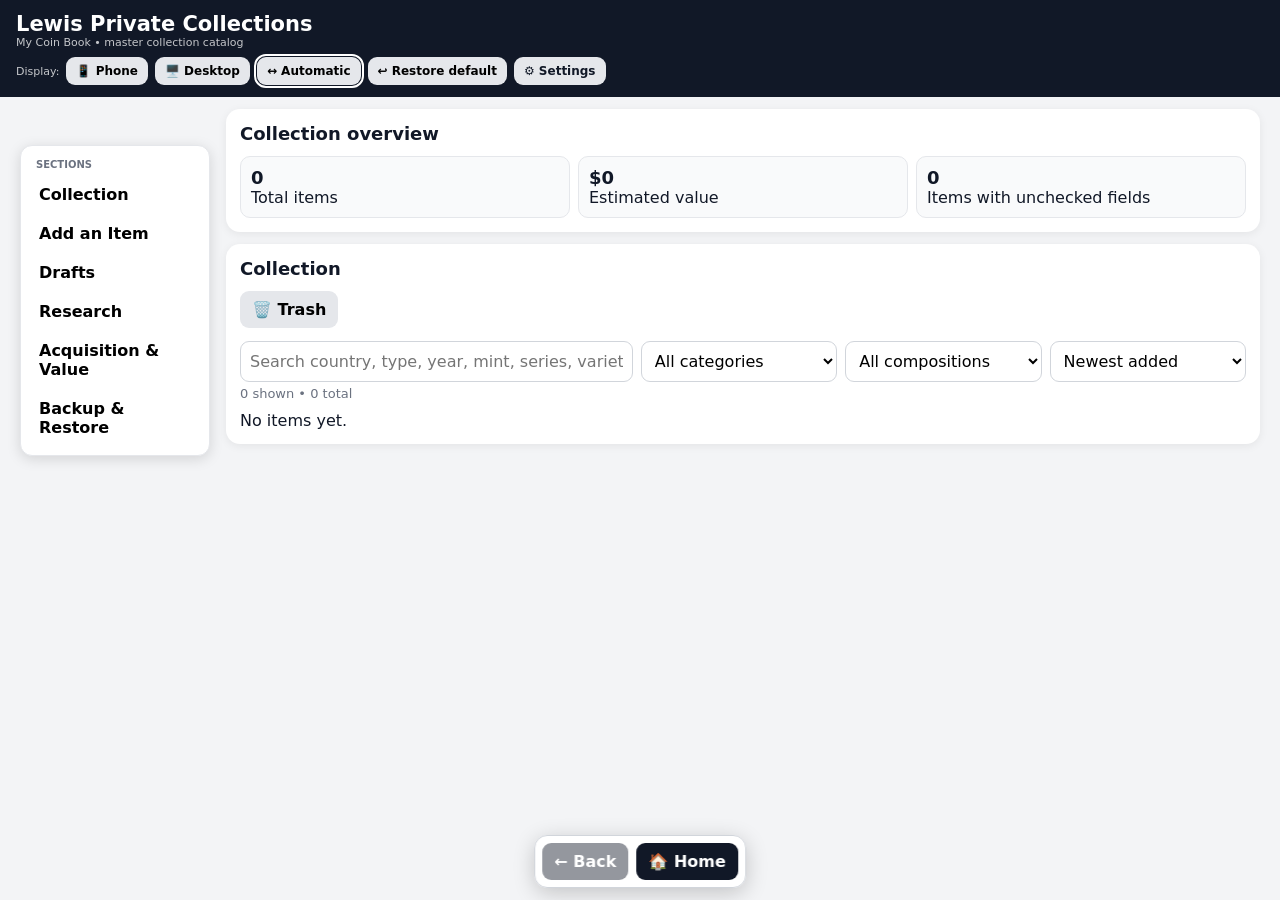
<file: index.html>
<!doctype html><html lang="en"><head><meta charset="utf-8"><meta name="viewport" content="width=device-width,initial-scale=1"><meta name="theme-color" content="#111827"><title>Lewis Private Collections</title><style>:root{font-family:system-ui,sans-serif;color:#111827;background:#f3f4f6}*{box-sizing:border-box}body{margin:0}header{background:#111827;color:#fff;padding:12px 16px;position:sticky;top:0;z-index:10}h1{font-size:21px;margin:0}.sub,.small{font-size:11px;opacity:.75}main{max-width:980px;margin:auto;padding:12px}.card{background:#fff;border-radius:14px;padding:14px;margin-bottom:12px;box-shadow:0 2px 10px #0001}h2{font-size:18px;margin:0 0 12px}.grid{display:grid;grid-template-columns:repeat(auto-fit,minmax(140px,1fr));gap:9px}label{font-size:12px;font-weight:650;color:#4b5563}input,select,textarea{width:100%;margin-top:4px;padding:9px;border:1px solid #d1d5db;border-radius:9px;font:inherit;background:#fff}textarea{min-height:72px}.wide{grid-column:1/-1}button{border:0;border-radius:9px;padding:9px 12px;font:inherit;font-weight:650;cursor:pointer}.primary{background:#111827;color:#fff}.secondary{background:#e5e7eb}.danger{background:#fee2e2;color:#991b1b}.actions,.checks{display:flex;gap:7px;flex-wrap:wrap;margin-top:9px}.toolbar{display:grid;grid-template-columns:2fr 1fr 1fr 1fr;gap:8px}.summary,.meta,.suggest{font-size:13px;color:#6b7280;margin-top:4px}.stats{display:grid;grid-template-columns:repeat(3,1fr);gap:8px}.stat{background:#f9fafb;border:1px solid #e5e7eb;border-radius:10px;padding:10px}.stat b{display:block;font-size:18px}.records{display:grid;gap:9px;margin-top:10px}.record{border:1px solid #e5e7eb;border-radius:12px;padding:12px}.record-title{font-weight:750;font-size:16px}.state{background:#f3f4f6;border:1px solid #d1d5db;font-size:11px}.yes{background:#dcfce7;color:#166534}.no{background:#fee2e2;color:#991b1b}.empty{text-align:center;color:#6b7280;padding:20px}.badge{font-size:11px;background:#eef2ff;padding:3px 7px;border-radius:7px}.photos{display:grid;grid-template-columns:repeat(3,1fr);gap:8px}.photoBox{border:1px dashed #cbd5e1;border-radius:10px;padding:8px;text-align:center}.thumb{width:100%;height:110px;object-fit:contain;background:#f8fafc;border-radius:8px;display:block}.settings-panel{display:none}.settings-panel.open{display:block}.settings-row{display:flex;align-items:center;justify-content:space-between;border-top:1px solid #e5e7eb;padding:9px 0;color:#111827;background:#fff}.settings-row span{color:#111827;font-weight:650}.switch{min-width:70px;background:#9ca3af;color:#fff}.switch.on{background:#16a34a}.hidden-section{display:none}.display-bar{display:flex;gap:7px;align-items:center;flex-wrap:wrap;margin-top:8px}.display-bar button{font-size:12px;padding:7px 10px}.display-bar .active{outline:2px solid #fff;outline-offset:1px}.display-bar .settings-toggle{background:#e5e7eb;color:#111827}body[data-display-mode="phone"] main{max-width:480px}body[data-display-mode="desktop"] main{max-width:1200px}body[data-display-mode="phone"] .toolbar{grid-template-columns:1fr}body[data-display-mode="desktop"] .records{grid-template-columns:repeat(2,minmax(0,1fr))}@media(max-width:760px){.toolbar{grid-template-columns:1fr 1fr}.toolbar input{grid-column:1/-1}}@media(max-width:450px){.stats{grid-template-columns:1fr 1fr}.stats .stat:last-child{grid-column:1/-1}.photos{grid-template-columns:1fr 1fr}.photos .photoBox:last-child{grid-column:1/-1}}</style></head><body><header><h1>Lewis Private Collections</h1><div class="sub">My Coin Book • master collection catalog</div><div class="display-bar" aria-label="Display mode"><span class="small">Display:</span><button id="phoneMode" class="secondary" type="button">📱 Phone</button><button id="desktopMode" class="secondary" type="button">🖥️ Desktop</button><button id="autoMode" class="secondary" type="button">↔️ Automatic</button><button id="restoreDisplayMode" class="secondary" type="button">↩️ Restore default</button><button id="settingsToggle" class="settings-toggle" type="button">⚙️ Settings</button></div><div id="settingsPanel" class="settings-panel"><div class="card" style="margin:10px 0 0"><h2>Optional Settings</h2><p class="small">Turn optional sections ON or OFF. OFF hides the section or related controls but does not delete saved information.</p><div id="settings"></div><div id="folderNames" class="settings-row" style="display:block"><span>Custom folders</span><div class="grid" style="margin-top:6px"><label>Folder 1<input id="folderName1" value="Folder 1"></label><label>Folder 2<input id="folderName2" value="Folder 2"></label></div><p class="small">Rename either folder. Existing items in that folder follow the new name.</p></div></div></div></header><main><section class="card"><h2 id="formTitle">Add an item</h2><div class="grid"><label>Category<select id="category"><option>Coins</option><option>Commemorative</option><option>Bullion</option><option>Sets</option><option>Medals</option><option>Tokens / Exonumia</option><option>Ancients</option><option>Error</option><option>Counterfeit</option><option>Paper Notes</option><option>Folder 1</option><option>Folder 2</option></select></label><label>Country / issuer<input id="country" placeholder="United States"></label><label>Type / description<input id="type" placeholder="Eisenhower Dollar"></label><label>Denomination<input id="denom" placeholder="$1"></label><label>Year / date<input id="year" inputmode="numeric" placeholder="1971"></label><label>Mint / issuing authority<input id="mint" placeholder="D"></label><label>Series<input id="series" placeholder="Eisenhower"></label><label>Grade / condition<input id="grade" placeholder="MS 63"></label><label>Proof<button type="button" id="proofState" class="state" style="width:auto;min-width:42px" aria-label="Proof status">❓</button></label><label>Commemorative<button type="button" id="commemorativeState" class="state" style="width:auto;min-width:42px" aria-label="Commemorative status">❓</button></label><label>Variety / error<input id="variety" placeholder="Variety / error"></label><label>Quantity<input id="quantity" type="number" min="1" value="1"></label><label>Composition<input id="composition" placeholder="Silver, Copper, Gold…"></label><label>Purchase price<input id="purchase" placeholder="$0.00"></label><label>Estimated value<input id="value" placeholder="$0.00"></label><label>Collection / Set<input id="collection" placeholder="Collection / Set name"></label><label>Location<input id="location" placeholder="Album / box / case"></label><section id="paperMoneySection" class="card wide"><h2>Paper Notes details</h2><div class="grid"><label>Series<input id="pSeries"></label><label>Serial number<input id="pSerial"></label><label>Star note<select id="pStar"><option value="">Unknown</option><option>Yes</option><option>No</option></select></label><label>Signatures<input id="pSignatures"></label><label>Printing information<input id="pPrinting"></label><label>Errors / varieties<input id="pErrors"></label><label>Federal Reserve / issuer<input id="pIssuer"></label></div></section><div id="certSection" class="wide card"><h2>Certification</h2><div class="grid"><label>Service<select id="certService"><option value="">None</option><option>PCGS</option><option>NGC</option><option>ICG</option><option>ANACS</option><option>Other</option></select></label><label>Certification number<input id="certNumber"></label><label>Certification grade<input id="certGrade"></label><label class="wide">Scan for verification link<input id="certUrl"></label></div></div><label class="wide">Notes<textarea id="notes" placeholder="Provenance, observations, etc."></textarea></label></div><div id="coaSection" class="card" style="margin:12px 0 0;padding:10px;background:#f9fafb"><b style="font-size:13px">Certificate of Authenticity</b><div class="grid" style="margin-top:8px"><label>COA status<button type="button" id="coaState" class="state" style="width:100%">❓</button></label><label>Certificate issuer<input id="coaIssuer"></label><label>Certificate number<input id="coaNumber"></label><label class="wide">Notes<textarea id="coaNotes"></textarea></label></div></div><div id="photosSection" class="card" style="margin:12px 0 0;padding:10px;background:#f9fafb"><b style="font-size:13px">Photos</b><div class="photos" style="margin-top:8px"><div class="photoBox"><label>Obverse / Face<input id="photo1" type="file" accept="image/*"></label><img id="preview1" class="thumb" hidden></div><div class="photoBox"><label>Reverse<input id="photo2" type="file" accept="image/*"></label><img id="preview2" class="thumb" hidden></div><div class="photoBox"><label>Edge (optional)<input id="photo3" type="file" accept="image/*"></label><img id="preview3" class="thumb" hidden></div></div></div><p class="small">Photos can be added or changed later.</p><div class="actions"><button class="primary" id="saveBtn">Add item</button><button class="secondary" id="clearBtn">Clear</button></div><p class="small">Applicable checks cycle: ❓ → ✅ Yes → ❌ No → ❓.</p></section><section class="card"><h2>Collection overview</h2><div class="stats"><div class="stat"><b id="totalCount">0</b><span>Total items</span></div><div class="stat"><b id="valueTotal">$0</b><span>Estimated value</span></div><div class="stat"><b id="unknownCount">0</b><span>Items with unchecked fields</span></div></div></section><section class="card"><h2>Collection</h2><div class="toolbar"><input id="search" placeholder="Search country, type, year, mint, series, variety, composition…"><select id="categoryFilter"><option value="all">All categories</option></select><select id="compositionFilter"><option value="all">All compositions</option></select><select id="sort"><option value="new">Newest added</option><option value="yearAsc">Year: oldest first</option><option value="yearDesc">Year: newest first</option><option value="valueDesc">Value: high to low</option><option value="type">Type A–Z</option></select></div><div class="summary" id="summary"></div><div id="records" class="records"></div></section><section id="backupSection" class="card"><h2>Backup & restore</h2><div class="actions"><button class="secondary" id="exportBtn">Save a backup</button><button class="secondary" id="importBtn">Get a saved collection back</button><input id="fileInput" type="file" accept="application/json" hidden></div></section></main><script>const KEY='lewis-private-collections-v8',fields=['category','country','type','denom','year','mint','series','grade','variety','quantity','composition','purchase','value','collection','location','notes','pSeries','pSerial','pStar','pSignatures','pPrinting','pErrors','pIssuer'],checks=['COA','OGP','Original box','Sigma tested','Photos complete','Variety'];let items=[];try{items=JSON.parse(localStorage.getItem(KEY)||localStorage.getItem('lewis-private-collections-v7')||'[]')}catch(e){}let editing=-1;const $=id=>document.getElementById(id);const esc=s=>String(s??'').replace(/[&<>"']/g,c=>({'&':'&amp;','<':'&lt;','>':'&gt;','"':'&quot;',"'":'&#39;'}[c]));const money=s=>Number(String(s||'').replace(/[$,]/g,''))||0;const defaults={coa:true,photos:true,paperMoney:true,certification:true,backup:true,ogp:true,originalBox:true,sigma:true,photosComplete:true,variety:true};let settings={...defaults};try{settings={...defaults,...JSON.parse(localStorage.getItem('lewis-settings')||'{}')}}catch(e){}function state(x,k){return x[k]??0}function cycle(v){return v===1?'✅':v===2?'❌':'❓'}function save(){localStorage.setItem(KEY,JSON.stringify(items));try{localStorage.setItem('lewis-private-collections-backup-v1',JSON.stringify(items))}catch(e){}render()}function reset(){editing=-1;fields.forEach(f=>$(f).value=f==='category'?'Coins':f==='quantity'?1:'');['coaIssuer','coaNumber','coaNotes','certNumber','certGrade','certUrl'].forEach(f=>$(f).value='');$('coaState').dataset.v=0;$('coaState').textContent='❓';$('proofState').dataset.v=0;$('proofState').textContent='❓';$('commemorativeState').dataset.v=0;$('commemorativeState').textContent='❓';['photo1','photo2','photo3'].forEach(f=>$(f).value='');['preview1','preview2','preview3'].forEach(f=>{$(f).hidden=true;$(f).removeAttribute('src')});$('formTitle').textContent='Add an item';$('saveBtn').textContent='Add item';applySettings()}function renderSettings(){const labels={coa:'COA',photos:'Photos',paperMoney:'Paper Notes details',certification:'Certification',backup:'Backup & Restore',ogp:'Original Packaging / OGP',originalBox:'Original Box',sigma:'Sigma Testing',photosComplete:'Photos Complete check',variety:'Variety'};const box=$('settings');box.innerHTML=Object.keys(labels).map(k=>`<div class="settings-row"><span>${labels[k]}</span><button type="button" class="secondary switch ${settings[k]?'on':''}" data-setting="${k}" aria-pressed="${!!settings[k]}">${settings[k]?'ON':'OFF'}</button></div>`).join('');box.onclick=e=>{const btn=e.target.closest('.switch');if(!btn)return;const k=btn.dataset.setting;if(!(k in settings))return;settings[k]=!settings[k];localStorage.setItem('lewis-settings',JSON.stringify(settings));renderSettings();applySettings()}}function applySettings(){$('coaSection').classList.toggle('hidden-section',!settings.coa);$('photosSection').classList.toggle('hidden-section',!(settings.photos||(editing>=0&&items[editing]&&items[editing].photos&&items[editing].photos.some(Boolean))));$('paperMoneySection').classList.toggle('hidden-section',!settings.paperMoney);$('certSection').classList.toggle('hidden-section',!settings.certification);$('backupSection').classList.toggle('hidden-section',!settings.backup);document.querySelectorAll('[data-key="OGP"]').forEach(b=>b.classList.toggle('hidden-section',!settings.ogp));document.querySelectorAll('[data-key="Original box"]').forEach(b=>b.classList.toggle('hidden-section',!settings.originalBox));document.querySelectorAll('[data-key="Sigma tested"]').forEach(b=>b.classList.toggle('hidden-section',!settings.sigma));document.querySelectorAll('[data-key="Photos complete"]').forEach(b=>b.classList.toggle('hidden-section',!settings.photosComplete));document.querySelectorAll('[data-key="Variety"]').forEach(b=>b.classList.toggle('hidden-section',!settings.variety))}function updateFilters(){let cf=$('categoryFilter'),mf=$('compositionFilter'),a=cf.value,b=mf.value;cf.innerHTML='<option value="all">All categories</option>'+[...new Set(items.map(x=>x.category).filter(Boolean))].sort().map(x=>`<option value="${esc(x)}">${esc(x)}</option>`).join('');mf.innerHTML='<option value="all">All compositions</option>'+[...new Set(items.map(x=>x.composition).filter(Boolean))].sort().map(x=>`<option value="${esc(x)}">${esc(x)}</option>`).join('');cf.value=[...cf.options].some(o=>o.value===a)?a:'all';mf.value=[...mf.options].some(o=>o.value===b)?b:'all'}function render(){updateFilters();let list=items.map((x,i)=>({...x,_i:i})),q=$('search').value.trim().toLowerCase(),cf=$('categoryFilter').value,mf=$('compositionFilter').value;if(q)list=list.filter(x=>fields.some(f=>String(x[f]??'').toLowerCase().includes(q)));if(cf!=='all')list=list.filter(x=>x.category===cf);if(mf!=='all')list=list.filter(x=>x.composition===mf);let s=$('sort').value;if(s==='yearAsc')list.sort((a,b)=>(+a.year||9999)-(+b.year||9999));if(s==='yearDesc')list.sort((a,b)=>(+b.year||0)-(+a.year||0));if(s==='valueDesc')list.sort((a,b)=>money(b.value)-money(a.value));if(s==='type')list.sort((a,b)=>String(a.type).localeCompare(String(b.type)));$('summary').textContent=`${list.length} shown • ${items.length} total`;$('totalCount').textContent=items.length;$('valueTotal').textContent='$'+items.reduce((a,x)=>a+money(x.value),0).toLocaleString();$('unknownCount').textContent=items.filter(x=>checks.some(k=>state(x,k)===0)).length;if(!list.length){$('records').innerHTML=items.length?'No matching items yet. Clear search and filters to see all items.':'No items yet.';applySettings();return}$('records').innerHTML=list.map(x=>{let i=x._i,z=x.certification||{};return`<article class="record"><div class="record-title">${esc(x.country||'Country not set')} • ${esc(x.type||'Untitled')}${z.service?` <span class="badge">${esc(z.service)}</span>`:''}</div><div class="meta">${esc(x.category||'')} • ${esc(x.year||'')} ${esc(x.mint||'')} • ${esc(x.denom||'')} • ${esc(x.grade||'')}${x.series?' • '+esc(x.series):''}${x.variety?' • '+esc(x.variety):''}${x.composition?' • '+esc(x.composition):''} • Qty: ${esc(x.quantity||1)}</div>${z.number?`<div class="meta">Certification: ${esc(z.number)}${z.grade?' • '+esc(z.grade):''}</div>`:''}${x.notes?`<div class="meta">Notes: ${esc(x.notes)}</div>`:''}${settings.photos&&x.photos&&x.photos.some(Boolean)?`<div class="photos" style="margin-top:8px">${x.photos.map((p,n)=>p?`<div class="photoBox"><img class="thumb" src="${p}" alt="Photo ${n+1}"></div>`:'').join('')}</div>`:''}<div class="checks">${checks.map(k=>{let v=state(x,k);let keyClass=(!settings.coa&&k==='COA')||(!settings.ogp&&k==='OGP')||(!settings.originalBox&&k==='Original box')||(!settings.sigma&&k==='Sigma tested')||(!settings.photosComplete&&k==='Photos complete')||(!settings.variety&&k==='Variety')?' hidden-section':'';return`<button class="state ${v===1?'yes':v===2?'no':''}${keyClass}" data-check="${i}" data-key="${esc(k)}">${esc(k)}: ${cycle(v)}</button>`}).join('')}</div><div class="actions"><button class="secondary" data-edit="${i}">Open Item</button><button class="danger" data-delete="${i}">Delete</button></div></article>`}).join('');applySettings()}async function readPhoto(id){let f=$(id).files[0];if(!f)return null;return await new Promise((res,rej)=>{let r=new FileReader();r.onload=()=>res(r.result);r.onerror=rej;r.readAsDataURL(f)})}$('saveBtn').onclick=async()=>{let x={};fields.forEach(f=>x[f]=$(f).value.trim());x.quantity=Math.max(1,+x.quantity||1);x.photos=editing>=0?(items[editing].photos||[]):[];for(let i=1;i<=3;i++){let p=await readPhoto('photo'+i);if(p)x.photos[i-1]=p}x.certification={service:$('certService').value,number:$('certNumber').value.trim(),grade:$('certGrade').value.trim(),url:$('certUrl').value.trim()};x.coa={status:+$('coaState').dataset.v||0,issuer:$('coaIssuer').value.trim(),number:$('coaNumber').value.trim(),notes:$('coaNotes').value.trim()};checks.forEach(k=>x[k]=editing>=0?state(items[editing],k):0);x.proof=editing>=0?state(items[editing],'proof'):0;x.commemorative=editing>=0?state(items[editing],'commemorative'):0;if(!x.type&&!x.denom&&!x.year&&!x.country){alert('Enter some identifying information first.');return}if(editing>=0)items[editing]=x;else items.unshift(x);save();reset()};$('coaState').onclick=()=>{let v=(+( $('coaState').dataset.v||0)+1)%3;$('coaState').dataset.v=v;$('coaState').textContent=cycle(v)};const bindState=(id,key)=>$(id).onclick=()=>{let v=(+( $(id).dataset.v||0)+1)%3;$(id).dataset.v=v;$(id).textContent=cycle(v)};bindState('proofState','proof');bindState('commemorativeState','commemorative');$('clearBtn').onclick=reset;['search','sort','categoryFilter','compositionFilter'].forEach(id=>$(id).oninput=render);$('records').onclick=e=>{let b=e.target.closest('button');if(!b)return;let i=+(b.dataset.edit??b.dataset.delete??b.dataset.check);if(b.dataset.delete!==undefined){if(confirm('Delete this item?')){items.splice(i,1);save()}return}if(b.dataset.check!==undefined){let k=b.dataset.key;items[i][k]=(state(items[i],k)+1)%3;save();return}let x=items[i],z=x.certification||{},c=x.coa||{};fields.forEach(f=>$(f).value=x[f]??'');$('certService').value=z.service||'';$('certNumber').value=z.number||'';$('certGrade').value=z.grade||'';$('certUrl').value=z.url||'';$('coaIssuer').value=c.issuer||'';$('coaNumber').value=c.number||'';$('coaNotes').value=c.notes||'';$('coaState').dataset.v=c.status||0;$('coaState').textContent=cycle(c.status||0);$('proofState').dataset.v=state(x,'proof');$('proofState').textContent=cycle(state(x,'proof'));$('commemorativeState').dataset.v=state(x,'commemorative');$('commemorativeState').textContent=cycle(state(x,'commemorative'));['preview1','preview2','preview3'].forEach((id,n)=>{let p=(x.photos||[])[n];$(id).src=p||'';$(id).hidden=!p});editing=i;$('formTitle').textContent='Edit item';$('saveBtn').textContent='Save changes';applySettings();scrollTo({top:0,behavior:'smooth'})};['photo1','photo2','photo3'].forEach((id,i)=>$(id).onchange=()=>{let f=$(id).files[0];if(!f)return;let r=new FileReader();r.onload=()=>{$('preview'+(i+1)).src=r.result;$('preview'+(i+1)).hidden=false};r.readAsDataURL(f)});$('exportBtn').onclick=()=>{let b=new Blob([JSON.stringify({version:8,exportedAt:new Date().toISOString(),items,settings},null,2)],{type:'application/json'}),a=document.createElement('a');a.href=URL.createObjectURL(b);a.download='lewis-private-collections-backup.json';a.click();URL.revokeObjectURL(a.href)};$('importBtn').onclick=()=>$('fileInput').click();$('fileInput').onchange=async e=>{let f=e.target.files[0];if(!f)return;try{let d=JSON.parse(await f.text()),a=d.items||d;if(!Array.isArray(a))throw 0;if(confirm('Replace the current local catalog with this saved collection?')){items=a;if(d.settings){settings={...defaults,...d.settings};localStorage.setItem('lewis-settings',JSON.stringify(settings))}save();renderSettings();applySettings()}}catch{alert('That file is not a valid catalog backup.')}e.target.value=''};function setDisplayMode(mode){localStorage.setItem('lewis-display-mode',mode);document.body.dataset.displayMode=mode;[$('phoneMode'),$('desktopMode'),$('autoMode'),$('restoreDisplayMode')].forEach(b=>b.classList.remove('active'));let b=mode==='phone'?$('phoneMode'):mode==='desktop'?$('desktopMode'):$('autoMode');b.classList.add('active')}const $phone=$('phoneMode'),$desktop=$('desktopMode'),$auto=$('autoMode'),$restore=$('restoreDisplayMode');$phone.onclick=()=>setDisplayMode('phone');$desktop.onclick=()=>setDisplayMode('desktop');$auto.onclick=()=>setDisplayMode('auto');$restore.onclick=()=>{localStorage.removeItem('lewis-display-mode');setDisplayMode('auto')};$('settingsToggle').onclick=()=>{$('settingsPanel').classList.toggle('open')};setDisplayMode(localStorage.getItem('lewis-display-mode')||'auto');renderSettings();applySettings();render();/* SAFE CLEAN FIX V2 *//* CERTIFICATION LOCATION FIX v1 *//* PROOF COMMEMORATIVE CONTROLS v1 *//* PROOF COMMEMORATIVE COMPACT v1 *//* VARIETY LABEL ONLY v2 *//* VARIETY LABEL FINAL v1 */</script><script data-coin-flag-original-style="1">
(function(){
  const defs=[['proofState','Proof'],['commemorativeState','Commemorative']];
  function apply(b,label){
    if(!b)return;
    const v=+(b.dataset.v||0);
    b.style.width='max-content';
    b.style.minWidth='0';
    b.style.justifySelf='start';
    b.classList.remove('yes','no');
    b.textContent=label+' '+(v===1?'✅':v===2?'❌':'❓');
    if(v===1)b.classList.add('yes');
    if(v===2)b.classList.add('no');
    const labelEl=b.closest('label');
    if(labelEl){labelEl.childNodes.forEach(n=>{if(n!==b&&n.nodeType===3)n.textContent='';});}
  }
  function bind(){
    defs.forEach(([id,label])=>{
      const b=document.getElementById(id);
      if(!b)return;
      apply(b,label);
      if(b.dataset.originalStyleBound==='1')return;
      b.dataset.originalStyleBound='1';
      b.addEventListener('click',function(e){
        e.preventDefault();
        e.stopImmediatePropagation();
        const v=((+(b.dataset.v||0))+1)%3;
        b.dataset.v=String(v);
        apply(b,label);
      },true);
    });
  }
  bind();
  setInterval(bind,500);
})();
</script><script data-category-list-fix="v1">
(function(){
  const NAME_KEY='lewis-folder-names-v1', defaults={folder1:'Folder 1',folder2:'Folder 2'};
  let names={...defaults};
  try{names={...defaults,...JSON.parse(localStorage.getItem(NAME_KEY)||'{}')}}catch(e){}
  const escLocal=s=>String(s??'').replace(/[&<>"']/g,c=>({'&':'&amp;','<':'&lt;','>':'&gt;','"':'&quot;',"'":'&#39;'}[c]));
  function items(){try{return JSON.parse(localStorage.getItem('lewis-private-collections-v8')||'[]')}catch(e){return []}}
  function apply(){
    const sel=document.getElementById('category'); if(!sel)return;
    const current=sel.value;
    const cats=['Coins','Commemorative','Bullion','Sets','Medals','Tokens / Exonumia','Ancients','Error','Counterfeit','Paper Notes'];
    sel.innerHTML=cats.map(x=>'<option>'+escLocal(x)+'</option>').join('')+`<option>${escLocal(names.folder1)}</option><option>${escLocal(names.folder2)}</option>`;
    sel.value=[...sel.options].some(o=>o.value===current)?current:'Coins';
  }
  function show(){
    const a=document.getElementById('folderName1'),b=document.getElementById('folderName2');
    if(a)a.value=names.folder1; if(b)b.value=names.folder2;
  }
  function rename(key,input){
    const old=names[key], next=String(input.value||'').trim();
    if(!next||next===old){input.value=old;return}
    if(['Coins','Commemorative','Bullion','Sets','Medals','Tokens / Exonumia','Ancients','Error','Counterfeit','Paper Notes'].includes(next)||next===names[key==='folder1'?'folder2':'folder1']){alert('Please choose a different folder name.');input.value=old;return}
    const a=items().map(x=>{if(x.category===old)x.category=next;return x});
    names[key]=next; localStorage.setItem(NAME_KEY,JSON.stringify(names)); localStorage.setItem('lewis-private-collections-v8',JSON.stringify(a));
    location.reload();
  }
  function bind(){
    apply(); show();
    const a=document.getElementById('folderName1'),b=document.getElementById('folderName2');
    if(a&&a.dataset.bound!=='1'){a.dataset.bound='1';a.addEventListener('change',()=>rename('folder1',a))}
    if(b&&b.dataset.bound!=='1'){b.dataset.bound='1';b.addEventListener('change',()=>rename('folder2',b))}
  }
  bind(); setTimeout(bind,100);
})();
</script><script data-paper-notes-form-fix="1">
(function(){
  const cat=document.getElementById('category');
  const paper=document.getElementById('paperMoneySection');
  if(!cat||!paper)return;
  const coinOnly=['mint','proofState','commemorativeState','composition'];
  function apply(){
    const isPaper=cat.value==='Paper Notes';
    paper.classList.toggle('hidden-section',!isPaper);
    coinOnly.forEach(id=>{
      const el=document.getElementById(id);
      if(!el)return;
      const label=el.closest('label');
      if(label)label.classList.toggle('hidden-section',isPaper);
    });
  }
  cat.addEventListener('change',apply);
  apply();
})();
</script>
<script data-photo-delete-confirmation="v1">
(function(){
  const ids=['photo1','photo2','photo3'];
  const labels=['Obverse / Face','Reverse','Edge (optional)'];
  const cleared=[false,false,false];
  let modal;
  function ensureModal(){
    if(modal)return modal;
    modal=document.createElement('div');
    modal.id='photoDeleteModal';
    modal.style.cssText='display:none;position:fixed;inset:0;background:#0008;z-index:9999;align-items:center;justify-content:center;padding:18px';
    modal.innerHTML='<div style="background:#fff;border-radius:14px;padding:18px;max-width:360px;width:100%;box-shadow:0 8px 30px #0005"><h3 style="margin:0 0 8px">Delete this photo?</h3><p style="margin:0 0 14px;color:#4b5563;font-size:14px">Are you sure you want to delete this photo?</p><div style="display:flex;gap:8px;justify-content:flex-end"><button type="button" id="photoKeep" class="secondary">Keep</button><button type="button" id="photoDeleteConfirm" class="danger">🗑️ Delete</button></div></div>';
    document.body.appendChild(modal);
    modal.querySelector('#photoKeep').onclick=()=>modal.style.display='none';
    modal.querySelector('#photoDeleteConfirm').onclick=()=>{const n=+modal.dataset.photoIndex;cleared[n]=true;const input=document.getElementById(ids[n]);if(input)input.value='';const img=document.getElementById('preview'+(n+1));if(img){img.hidden=true;img.removeAttribute('src')}const btn=document.querySelector('[data-photo-delete="'+n+'"]');if(btn)btn.style.display='none';modal.style.display='none'};
    return modal;
  }
  function addControls(){
    ids.forEach((id,n)=>{
      const input=document.getElementById(id); if(!input)return;
      let row=input.closest('[data-photo-row]');
      if(!row){
        row=document.createElement('div');row.dataset.photoRow=n;row.style.cssText='display:flex;gap:6px;align-items:center;margin-top:4px';
        input.parentNode.insertBefore(row,input);row.appendChild(input);input.style.marginTop='0';input.style.flex='1';
        const b=document.createElement('button');b.type='button';b.className='danger';b.dataset.photoDelete=n;b.title='Delete this photo';b.textContent='🗑️ Delete';b.style.cssText='padding:7px 9px;font-size:11px;white-space:nowrap;display:none';
        b.onclick=()=>{const m=ensureModal();m.dataset.photoIndex=n;m.style.display='flex'};row.appendChild(b);
        input.addEventListener('change',()=>{cleared[n]=false;b.style.display=input.files&&input.files.length?'inline-block':'none'});
      }
      const b=row.querySelector('[data-photo-delete="'+n+'"]');
      const hasPreview=document.getElementById('preview'+(n+1))&&!document.getElementById('preview'+(n+1)).hidden;
      if(b)b.style.display=(input.files&&input.files.length)||hasPreview?'inline-block':'none';
    });
  }
  function wrapSave(){
    const btn=document.getElementById('saveBtn');if(!btn||btn.dataset.photoWrapped==='1')return;
    const original=btn.onclick;if(typeof original!=='function')return;
    btn.dataset.photoWrapped='1';
    btn.onclick=async function(){
      if(typeof editing==='number'&&editing>=0&&items[editing]&&Array.isArray(items[editing].photos)){
        cleared.forEach((yes,n)=>{if(yes)items[editing].photos[n]=null});
      }
      await original.call(this);
      cleared.fill(false);
    };
  }
  function bind(){addControls();wrapSave()}
  bind();
})();
</script>
<script src="js/coin-photo-crop.js?v=c70c66f155"></script><script src="js/coin-photo-editor.js?v=c70c66f155"></script><script src="js/coin-photo-integration.js?v=c70c66f155"></script><script src="js/catalog-ui-polish.js?v=c70c66f155"></script><script src="js/edit-status-controls.js?v=c70c66f155"></script><script src="js/catalog-view-mode.js?v=c70c66f155"></script><script src="js/catalog-navigation.js?v=c70c66f155"></script><script src="js/catalog-research.js?v=c70c66f155"></script><script src="js/catalog-identification-transfer.js?v=c70c66f155"></script><script src="js/catalog-google-test-search.js?v=c70c66f155"></script><script src="js/catalog-add-item-scan.js?v=c70c66f155"></script><script src="js/catalog-camera-confirm.js?v=c70c66f155"></script><script src="js/catalog-scan-photo-remove.js?v=c70c66f155"></script><script src="js/catalog-edit-title.js?v=c70c66f155"></script><script src="js/catalog-draft-tools.js?v=c70c66f155"></script><script src="js/catalog-mintage-weight-fields.js?v=c70c66f155"></script><script src="js/catalog-save-reliability.js?v=c70c66f155"></script><script src="js/catalog-sections.js?v=c70c66f155"></script><script src="js/catalog-acquisition-fields.js?v=c70c66f155"></script></body></html>
</file>
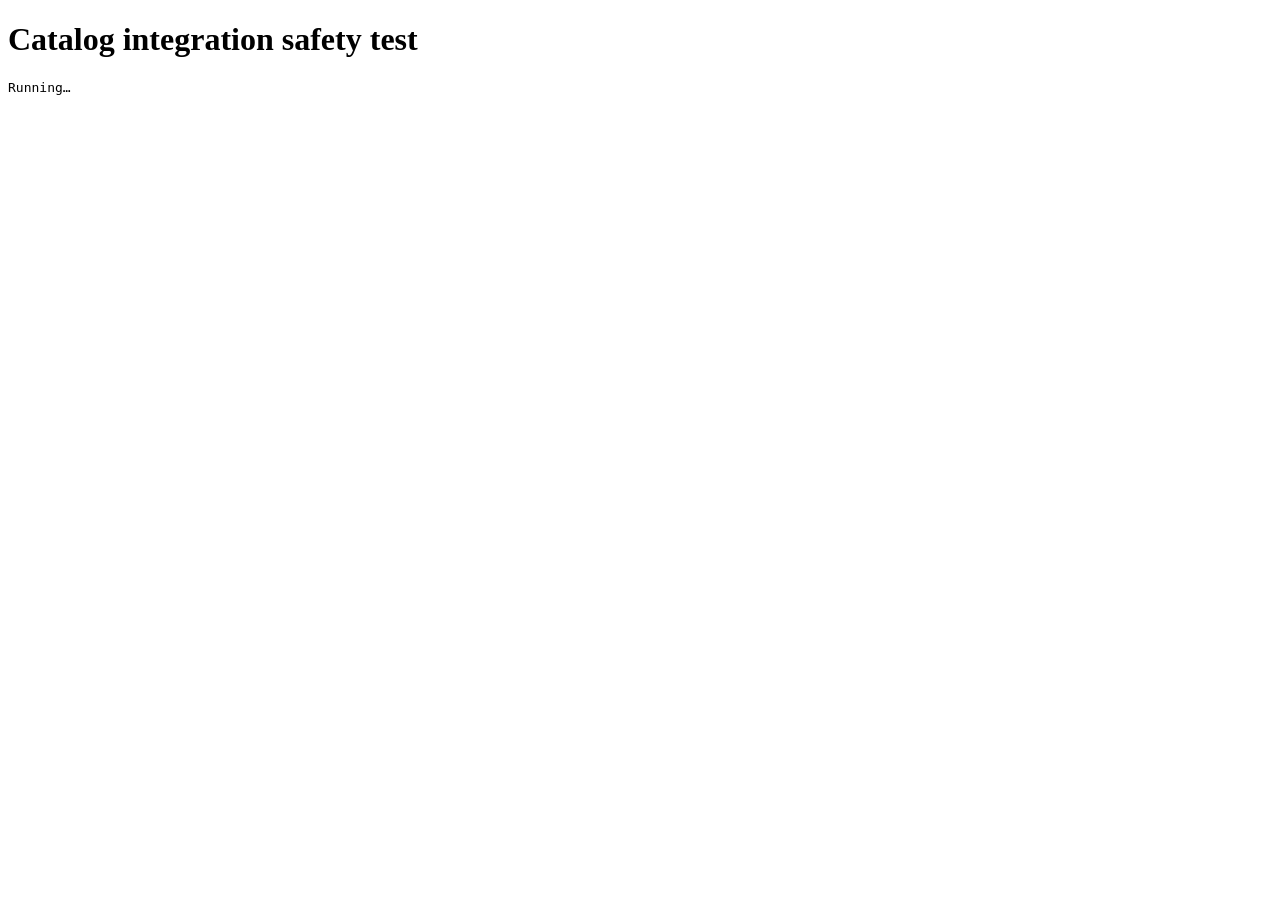
<file: catalog-integration-test.html>
<!doctype html>
<html lang="en">
<head><meta charset="utf-8"><meta name="viewport" content="width=device-width,initial-scale=1"><title>Catalog Integration Test</title></head>
<body>
<h1>Catalog integration safety test</h1>
<pre id="result">Running…</pre>
<script type="module">
import { catalogIntegration } from './src/catalog-integration.js';

const KEY = 'lewis-private-collections-v8-integration-test';
const storage = {
  getItem(key) { return localStorage.getItem(key); },
  setItem(key, value) { localStorage.setItem(key, value); }
};

const original = [{ id: 'integration-1', type: 'Test coin', year: '1900', series: 'Test Series' }];
localStorage.setItem(KEY, JSON.stringify(original));

try {
  const api = catalogIntegration(storage);
  const loaded = api.load();
  if (loaded.length !== 1 || loaded[0].id !== 'integration-1') throw new Error('Load failed');
  const moved = api.move('integration-1', { collection: 'Test Collection' });
  if (moved[0].collection !== 'Test Collection') throw new Error('Move failed');
  const removed = api.removeFromSeries('integration-1');
  if (removed[0].series !== '') throw new Error('Remove-from-series failed');
  const deleted = api.delete('integration-1');
  if (deleted.length !== 0) throw new Error('Delete failed');
  document.querySelector('#result').textContent = 'PASS — load, move, remove-from-series, and delete all behaved correctly.';
} catch (error) {
  document.querySelector('#result').textContent = `FAIL — ${error.message}`;
} finally {
  localStorage.removeItem(KEY);
}
</script>
</body>
</html>
</file>
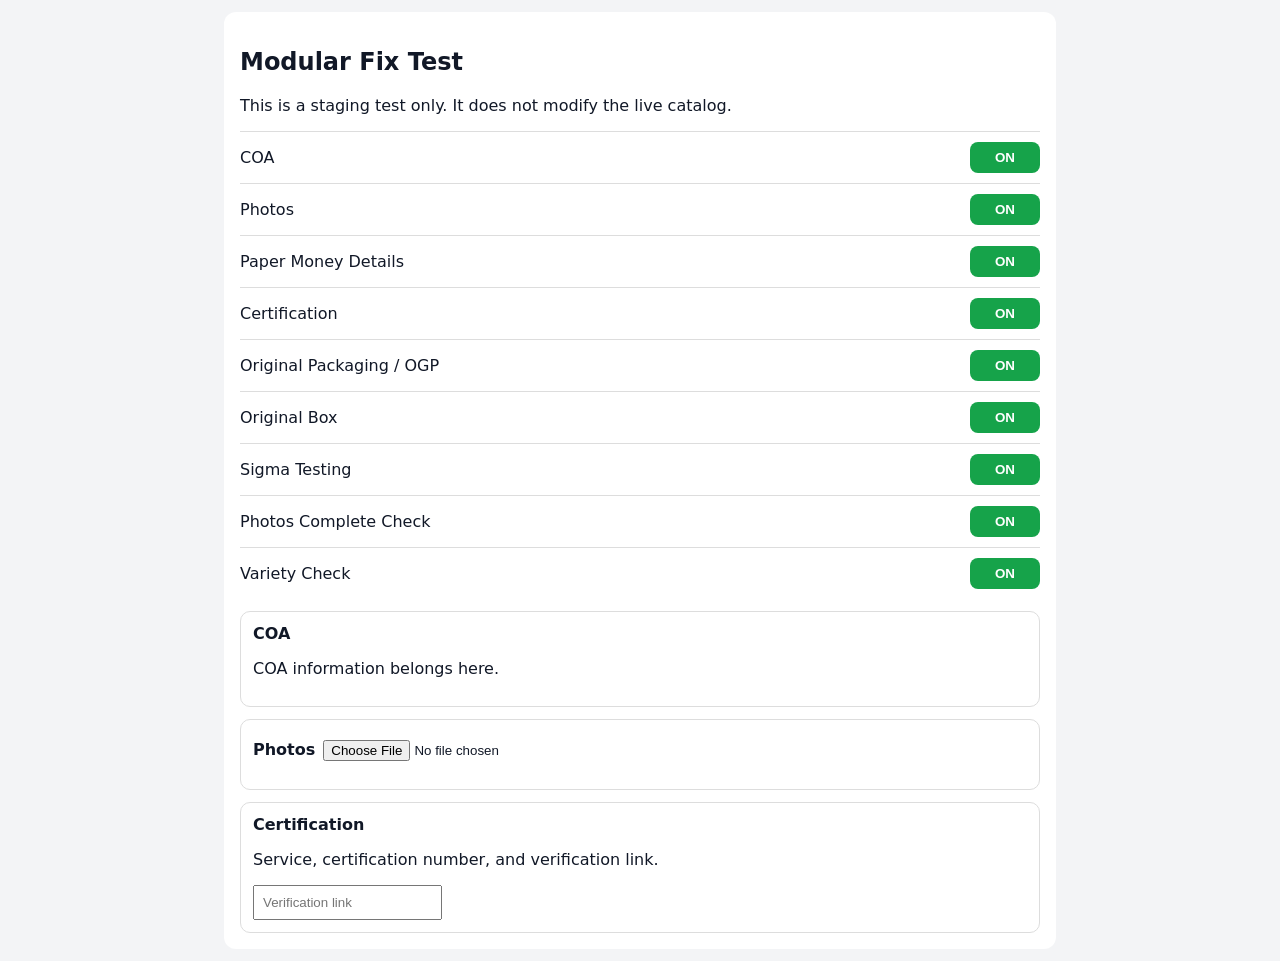
<file: modular-live-test.html>
<!doctype html><html lang="en"><head><meta charset="utf-8"><meta name="viewport" content="width=device-width,initial-scale=1"><title>Modular Fix Test</title><style>body{font-family:system-ui;margin:0;background:#f3f4f6;color:#111827}.card{background:#fff;max-width:800px;margin:12px auto;padding:16px;border-radius:12px}.row{display:flex;justify-content:space-between;align-items:center;border-top:1px solid #ddd;padding:10px 0}.switch{min-width:70px;padding:8px;border:0;border-radius:8px;background:#9ca3af;color:#fff;font-weight:700}.on{background:#16a34a}.section{border:1px solid #ddd;padding:12px;margin-top:12px;border-radius:10px}input{max-width:100%;padding:8px}.thumb{max-width:100%;max-height:180px;display:block;margin-top:8px}.hide{display:none}</style></head><body><section class="card"><h1>Modular Fix Test</h1><p>This is a staging test only. It does not modify the live catalog.</p><div id="settings"></div><div id="coaSection" class="section"><b>COA</b><p>COA information belongs here.</p></div><div id="photosSection" class="section"><b>Photos</b><input id="photo" type="file" accept="image/*"><img id="preview" class="thumb" hidden></div><div id="certSection" class="section"><b>Certification</b><p>Service, certification number, and verification link.</p><input placeholder="Verification link"></div></section><script src="modular/settings.js"></script><script src="modular/photos.js"></script><script src="modular/certification.js"></script><script>let s=LewisCatalogSettings.load();const labels={coa:'COA',photos:'Photos',paperMoney:'Paper Money Details',certification:'Certification',ogp:'Original Packaging / OGP',originalBox:'Original Box',sigma:'Sigma Testing',photosComplete:'Photos Complete Check',variety:'Variety Check'};function draw(){document.getElementById('settings').innerHTML=Object.keys(labels).map(k=>`<div class="row"><span>${labels[k]}</span><button class="switch ${s[k]?'on':''}" data-k="${k}">${s[k]?'ON':'OFF'}</button></div>`).join('');LewisCatalogSettings.apply(s)}document.getElementById('settings').onclick=e=>{let b=e.target.closest('[data-k]');if(!b)return;s=LewisCatalogSettings.toggle(s,b.dataset.k);draw()};document.getElementById('photo').onchange=async e=>{let data=await LewisCatalogPhotos.read(e.target.files[0]);LewisCatalogPhotos.preview(document.getElementById('preview'),data);if(data)LewisCatalogPhotos.save([data])};draw();let saved=LewisCatalogPhotos.load()[0];if(saved)LewisCatalogPhotos.preview(document.getElementById('preview'),saved)</script></body></html>
</file>
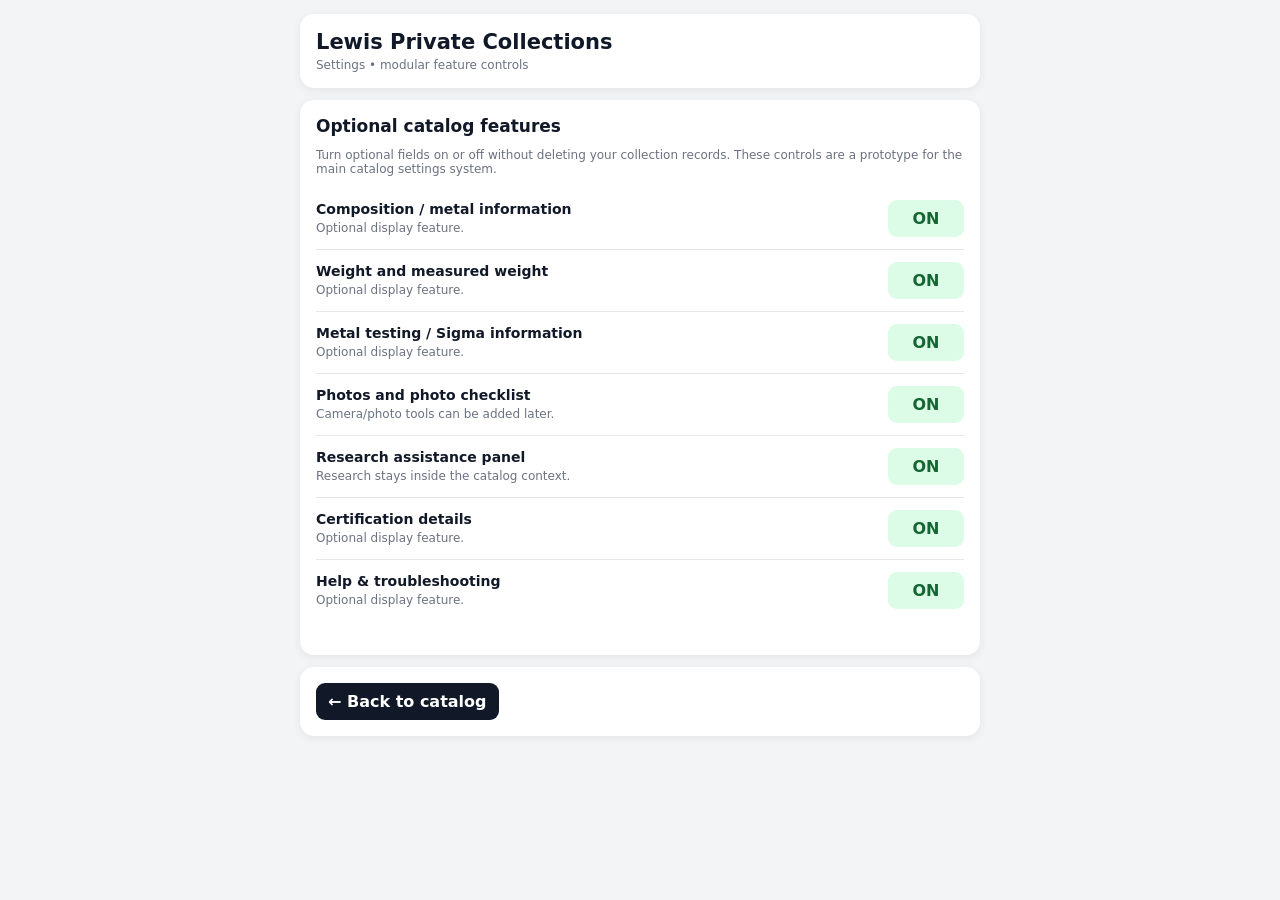
<file: settings.html>
<!doctype html><html lang="en"><head><meta charset="utf-8"><meta name="viewport" content="width=device-width,initial-scale=1"><meta name="theme-color" content="#111827"><title>Lewis Private Collections — Settings</title><style>body{margin:0;background:#f3f4f6;color:#111827;font-family:system-ui,sans-serif}main{max-width:680px;margin:auto;padding:14px}.card{background:#fff;border-radius:14px;padding:16px;margin-bottom:12px;box-shadow:0 2px 10px #0001}h1{font-size:21px;margin:0 0 4px}h2{font-size:17px;margin:0 0 12px}.small{font-size:12px;color:#6b7280}.row{display:flex;justify-content:space-between;gap:16px;align-items:center;padding:12px 0;border-top:1px solid #e5e7eb}.row:first-of-type{border-top:0}.row b{display:block;font-size:14px}button{border:0;border-radius:9px;padding:9px 12px;font:inherit;font-weight:650;cursor:pointer}.primary{background:#111827;color:#fff}.switch{min-width:76px}.on{background:#dcfce7;color:#166534}.off{background:#e5e7eb;color:#374151}.saved{font-size:12px;color:#166534;min-height:18px}</style></head><body><main><section class="card"><h1>Lewis Private Collections</h1><div class="small">Settings • modular feature controls</div></section><section class="card"><h2>Optional catalog features</h2><p class="small">Turn optional fields on or off without deleting your collection records. These controls are a prototype for the main catalog settings system.</p><div id="settings"></div><div class="saved" id="saved"></div></section><section class="card"><button class="primary" onclick="location.href='index.html'">← Back to catalog</button></section></main><script>const key='lewis-private-collections-settings-v1',defs=[['composition','Composition / metal information',true],['weight','Weight and measured weight',true],['metalTest','Metal testing / Sigma information',true],['photos','Photos and photo checklist',true],['research','Research assistance panel',true],['certification','Certification details',true],['help','Help & troubleshooting',true]];let settings={};try{settings=JSON.parse(localStorage.getItem(key)||'{}')}catch(e){}function render(){document.getElementById('settings').innerHTML=defs.map(([id,label,d])=>{const v=settings[id]??d;return `<div class="row"><div><b>${label}</b><span class="small">${id==='research'?'Research stays inside the catalog context.':id==='photos'?'Camera/photo tools can be added later.':'Optional display feature.'}</span></div><button class="switch ${v?'on':'off'}" data-id="${id}">${v?'ON':'OFF'}</button></div>`}).join('');document.querySelectorAll('[data-id]').forEach(b=>b.onclick=()=>{const id=b.dataset.id;settings[id]=!(settings[id]??true);localStorage.setItem(key,JSON.stringify(settings));document.getElementById('saved').textContent='Saved';render();setTimeout(()=>document.getElementById('saved').textContent='',900)})}render();</script></body></html>
</file>
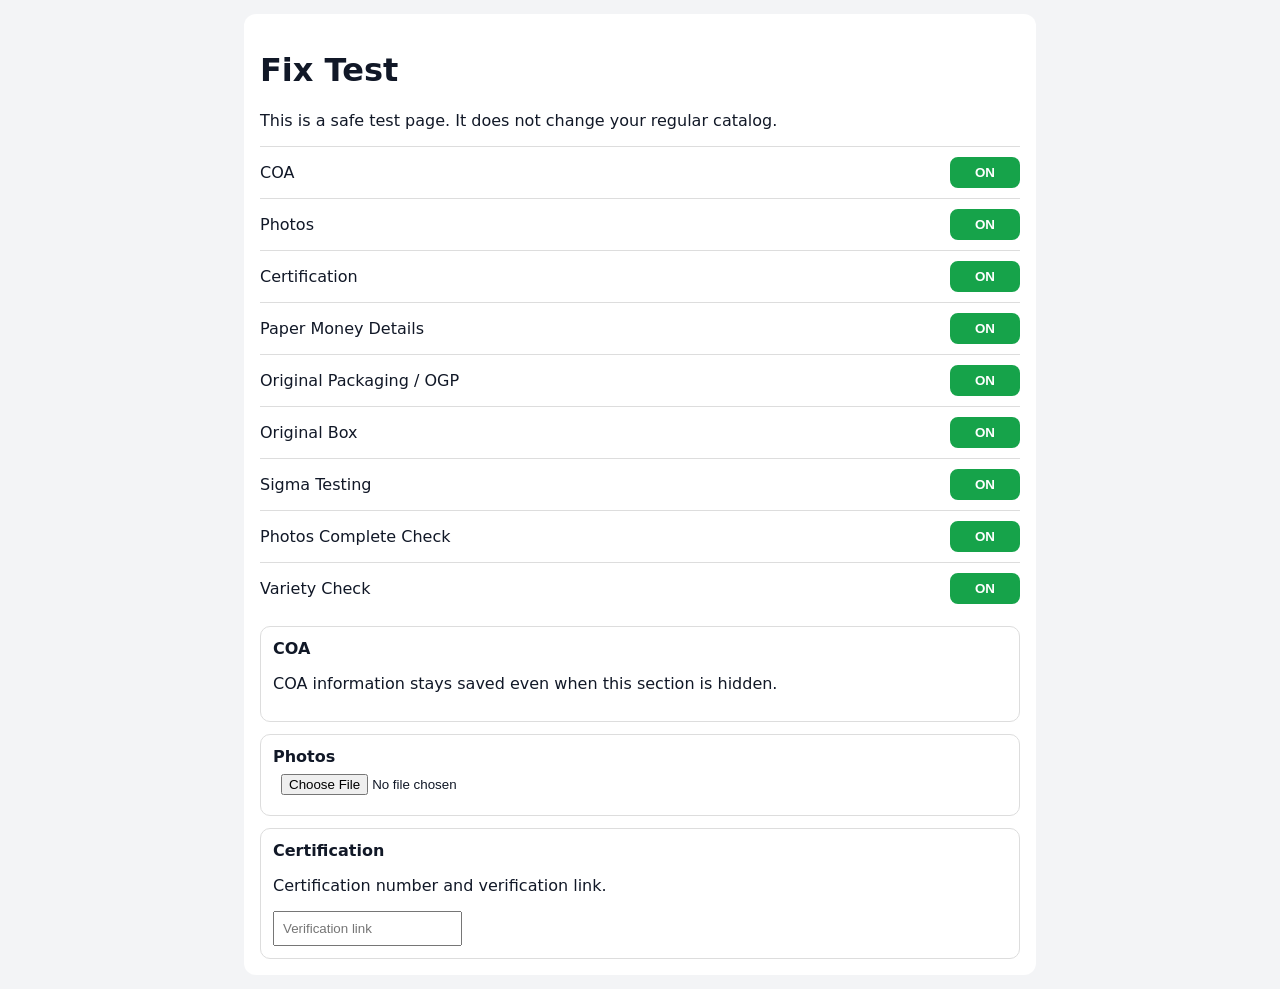
<file: modular/fix-test.html>
<!doctype html><html><head><meta charset="utf-8"><meta name="viewport" content="width=device-width,initial-scale=1"><title>Lewis Collection Fix Test</title><style>body{font-family:system-ui;margin:0;background:#f3f4f6;color:#111827}.card{background:#fff;max-width:760px;margin:14px auto;padding:16px;border-radius:12px}.row{display:flex;justify-content:space-between;align-items:center;border-top:1px solid #ddd;padding:10px 0}.sw{min-width:70px;border:0;border-radius:8px;padding:8px;color:#fff;font-weight:700;background:#9ca3af}.sw.on{background:#16a34a}.section{border:1px solid #ddd;padding:12px;margin-top:12px;border-radius:10px}.hide{display:none}.thumb{max-width:100%;max-height:220px;margin-top:10px}input{padding:8px;max-width:100%}</style></head><body><main class="card"><h1>Fix Test</h1><p>This is a safe test page. It does not change your regular catalog.</p><div id="settings"></div><section id="coa" class="section"><b>COA</b><p>COA information stays saved even when this section is hidden.</p></section><section id="photos" class="section"><b>Photos</b><br><input id="file" type="file" accept="image/*"><img id="img" class="thumb" hidden></section><section id="cert" class="section"><b>Certification</b><p>Certification number and verification link.</p><input placeholder="Verification link"></section></main><script>const K='lewis-fix-test-settings';const D={coa:true,photos:true,certification:true,paperMoney:true,ogp:true,originalBox:true,sigma:true,photosComplete:true,variety:true};let s;try{s={...D,...JSON.parse(localStorage.getItem(K)||'{}')}}catch(e){s={...D}}const L={coa:'COA',photos:'Photos',certification:'Certification',paperMoney:'Paper Money Details',ogp:'Original Packaging / OGP',originalBox:'Original Box',sigma:'Sigma Testing',photosComplete:'Photos Complete Check',variety:'Variety Check'};function apply(){document.getElementById('coa').classList.toggle('hide',s.coa===false);document.getElementById('photos').classList.toggle('hide',s.photos===false);document.getElementById('cert').classList.toggle('hide',s.certification===false)}function draw(){document.getElementById('settings').innerHTML=Object.keys(L).map(k=>'<div class="row"><span>'+L[k]+'</span><button class="sw '+(s[k]?'on':'')+'" data-k="'+k+'">'+(s[k]?'ON':'OFF')+'</button></div>').join('');apply()}document.getElementById('settings').onclick=e=>{const b=e.target.closest('[data-k]');if(!b)return;s[b.dataset.k]=!s[b.dataset.k];localStorage.setItem(K,JSON.stringify(s));draw()};document.getElementById('file').onchange=e=>{const f=e.target.files[0];if(!f)return;const r=new FileReader();r.onload=()=>{document.getElementById('img').src=r.result;document.getElementById('img').hidden=false;localStorage.setItem('lewis-fix-test-photo',r.result)};r.readAsDataURL(f)};const p=localStorage.getItem('lewis-fix-test-photo');if(p){document.getElementById('img').src=p;document.getElementById('img').hidden=false}draw()</script></body></html>
</file>
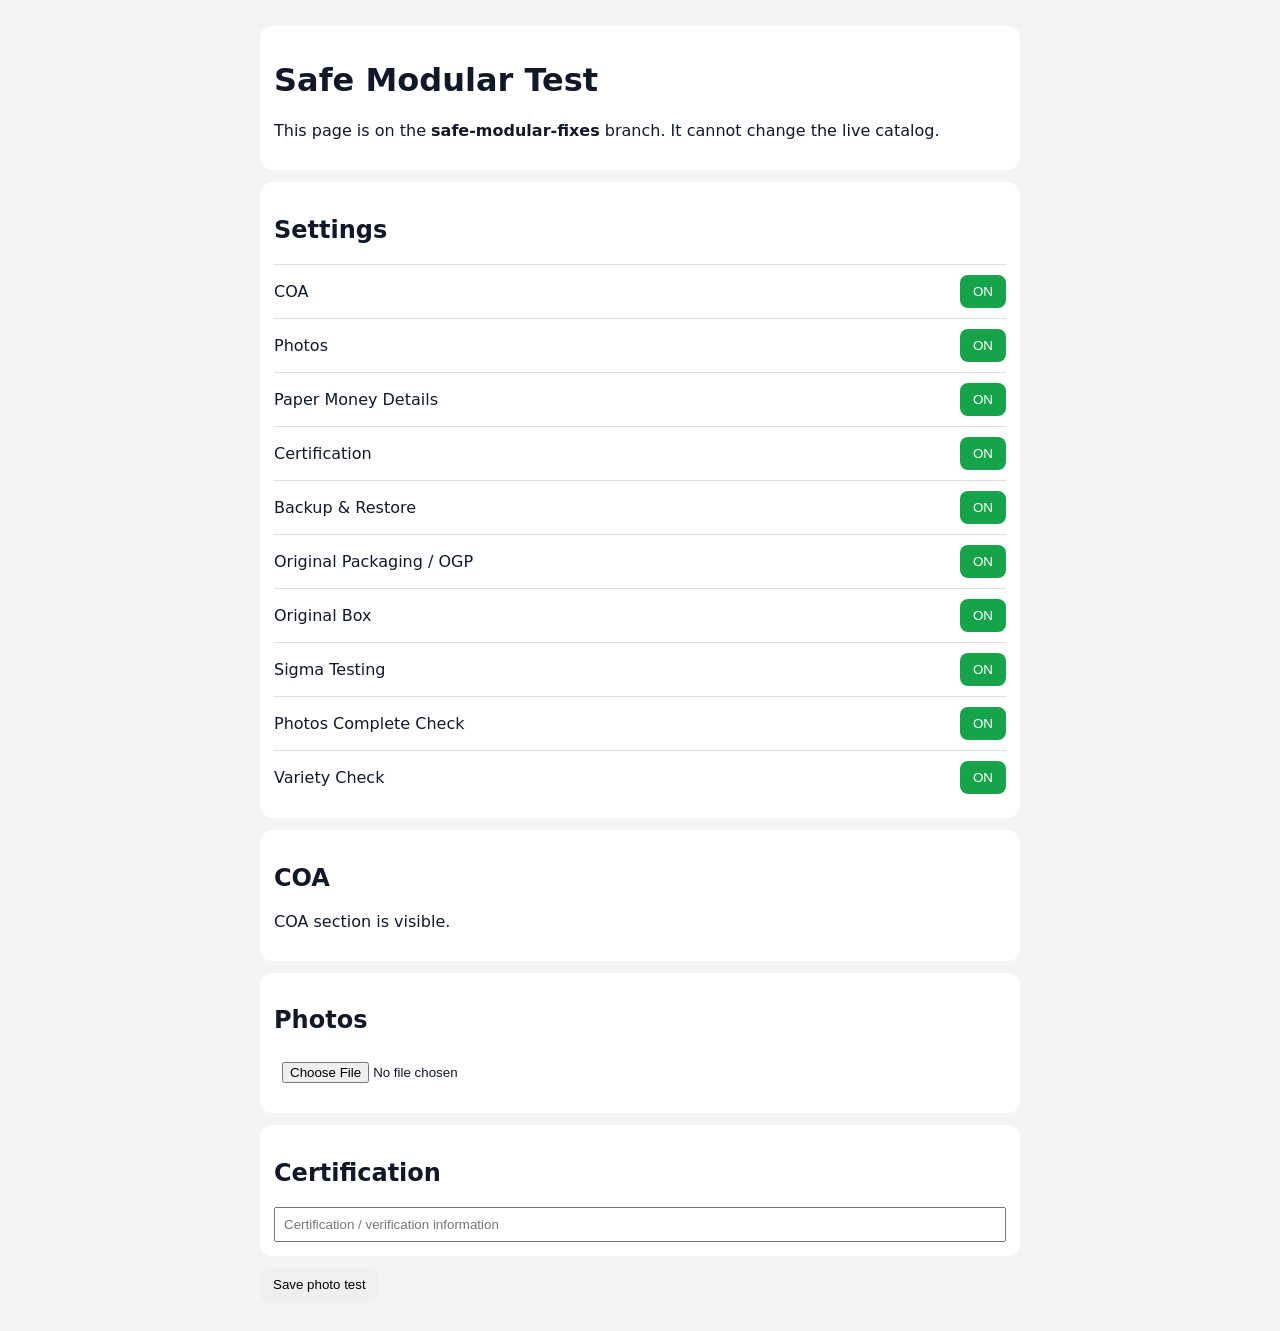
<file: modular/modular-test.html>
<!doctype html><html lang="en"><head><meta charset="utf-8"><meta name="viewport" content="width=device-width,initial-scale=1"><title>Lewis Catalog Modular Test</title><style>body{font-family:system-ui;margin:0;background:#f3f4f6;color:#111827}.wrap{max-width:760px;margin:auto;padding:14px}.card{background:white;border-radius:12px;padding:14px;margin:12px 0}.row{display:flex;justify-content:space-between;align-items:center;border-top:1px solid #ddd;padding:10px 0}button{padding:9px 13px;border:0;border-radius:8px}.on{background:#16a34a;color:white}.off{background:#9ca3af;color:white}section[hidden]{display:none!important}.thumb{max-width:100%;max-height:220px;display:block;margin-top:8px}input{width:100%;box-sizing:border-box;padding:8px}</style></head><body><div class="wrap"><div class="card"><h1>Safe Modular Test</h1><p>This page is on the <b>safe-modular-fixes</b> branch. It cannot change the live catalog.</p></div><div class="card"><h2>Settings</h2><div id="settings"></div></div><section id="coaSection" class="card"><h2>COA</h2><p>COA section is visible.</p></section><section id="photosSection" class="card"><h2>Photos</h2><input id="photo" type="file" accept="image/*"><img id="preview" class="thumb" hidden></section><section id="certSection" class="card"><h2>Certification</h2><input id="cert" placeholder="Certification / verification information"></section><button id="save">Save photo test</button><p id="status"></p></div><script src="settings.js"></script><script src="photos.js"></script><script src="certification.js"></script><script>let settings=LewisCatalogSettings.load();const labels={coa:'COA',photos:'Photos',paperMoney:'Paper Money Details',certification:'Certification',backup:'Backup & Restore',ogp:'Original Packaging / OGP',originalBox:'Original Box',sigma:'Sigma Testing',photosComplete:'Photos Complete Check',variety:'Variety Check'};const el=id=>document.getElementById(id);function draw(){el('settings').innerHTML=Object.keys(labels).map(k=>`<div class="row"><span>${labels[k]}</span><button data-key="${k}" class="${settings[k]?'on':'off'}">${settings[k]?'ON':'OFF'}</button></div>`).join('');LewisCatalogSettings.apply(settings)}el('settings').onclick=e=>{const b=e.target.closest('[data-key]');if(!b)return;settings=LewisCatalogSettings.toggle(settings,b.dataset.key);draw()};el('photo').onchange=async()=>{const data=await LewisCatalogPhotos.read(el('photo').files[0]);LewisCatalogPhotos.preview(el('preview'),data);if(data){LewisCatalogPhotos.save([data]);el('status').textContent='Photo preview loaded.'}};el('save').onclick=()=>{const p=LewisCatalogPhotos.load();LewisCatalogPhotos.preview(el('preview'),p[0]);el('status').textContent=p[0]?'Saved photo restored.':'No photo saved yet.'};draw();</script></body></html>
</file>
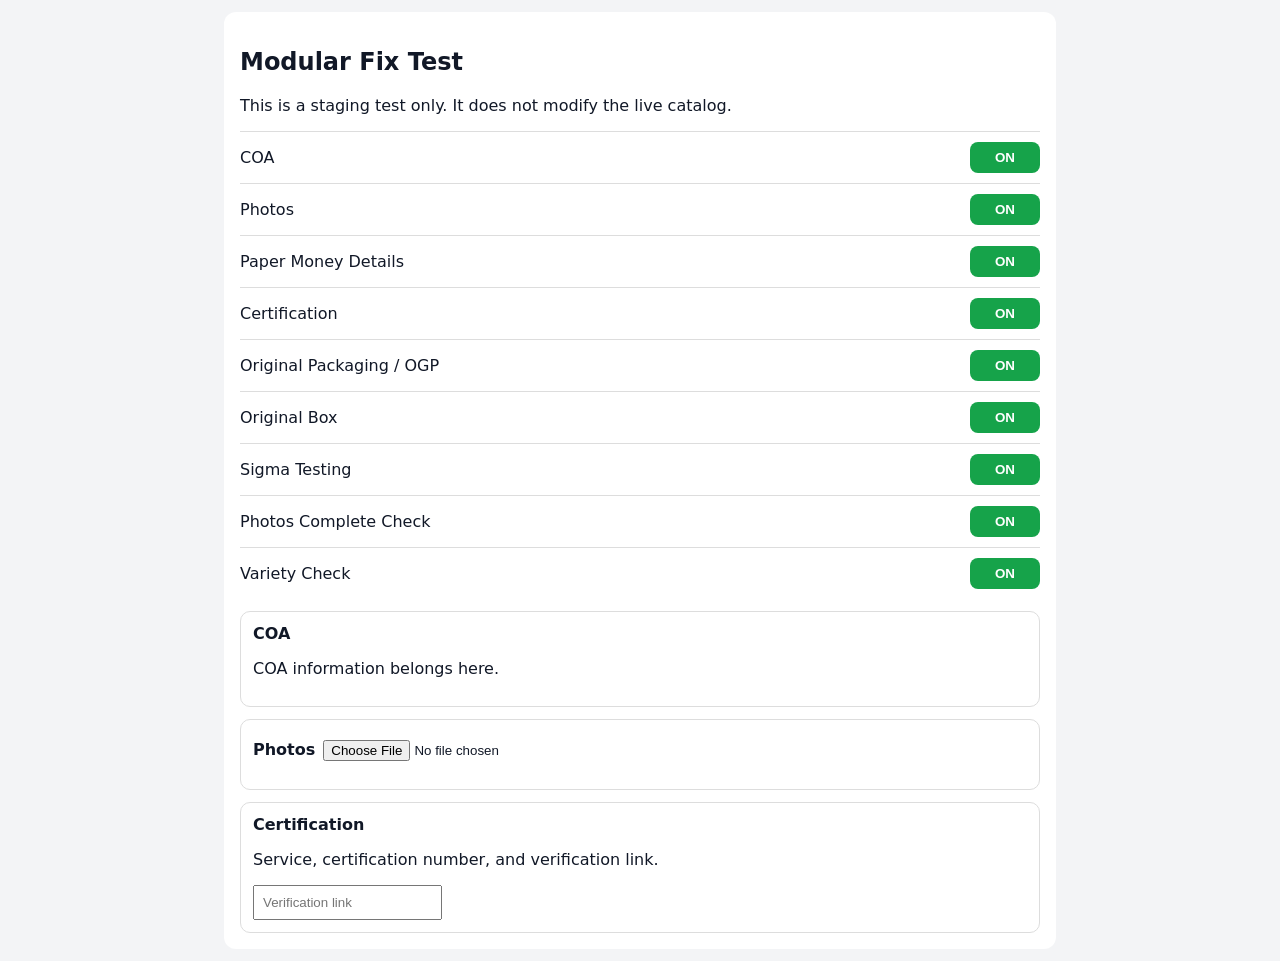
<file: modular/test-harness.html>
<!doctype html><html lang="en"><head><meta charset="utf-8"><meta name="viewport" content="width=device-width,initial-scale=1"><title>Modular Fix Test</title><style>body{font-family:system-ui;margin:0;background:#f3f4f6;color:#111827}.card{background:#fff;max-width:800px;margin:12px auto;padding:16px;border-radius:12px}.row{display:flex;justify-content:space-between;align-items:center;border-top:1px solid #ddd;padding:10px 0}.switch{min-width:70px;padding:8px;border:0;border-radius:8px;background:#9ca3af;color:#fff;font-weight:700}.on{background:#16a34a}.section{border:1px solid #ddd;padding:12px;margin-top:12px;border-radius:10px}input{max-width:100%;padding:8px}.thumb{max-width:100%;max-height:180px;display:block;margin-top:8px}.hide{display:none}</style></head><body><section class="card"><h1>Modular Fix Test</h1><p>This is a staging test only. It does not modify the live catalog.</p><div id="settings"></div><div id="coaSection" class="section"><b>COA</b><p>COA information belongs here.</p></div><div id="photosSection" class="section"><b>Photos</b><input id="photo" type="file" accept="image/*"><img id="preview" class="thumb" hidden></div><div id="certSection" class="section"><b>Certification</b><p>Service, certification number, and verification link.</p><input placeholder="Verification link"></div></section><script src="settings.js"></script><script src="photos.js"></script><script src="certification.js"></script><script>let s=LewisCatalogSettings.load();const labels={coa:'COA',photos:'Photos',paperMoney:'Paper Money Details',certification:'Certification',ogp:'Original Packaging / OGP',originalBox:'Original Box',sigma:'Sigma Testing',photosComplete:'Photos Complete Check',variety:'Variety Check'};function draw(){document.getElementById('settings').innerHTML=Object.keys(labels).map(k=>`<div class="row"><span>${labels[k]}</span><button class="switch ${s[k]?'on':''}" data-k="${k}">${s[k]?'ON':'OFF'}</button></div>`).join('');LewisCatalogSettings.apply(s)}document.getElementById('settings').onclick=e=>{let b=e.target.closest('[data-k]');if(!b)return;s=LewisCatalogSettings.toggle(s,b.dataset.k);draw()};document.getElementById('photo').onchange=async e=>{let data=await LewisCatalogPhotos.read(e.target.files[0]);LewisCatalogPhotos.preview(document.getElementById('preview'),data);if(data)LewisCatalogPhotos.save([data])};draw();let saved=LewisCatalogPhotos.load()[0];if(saved)LewisCatalogPhotos.preview(document.getElementById('preview'),saved)</script></body></html>
</file>
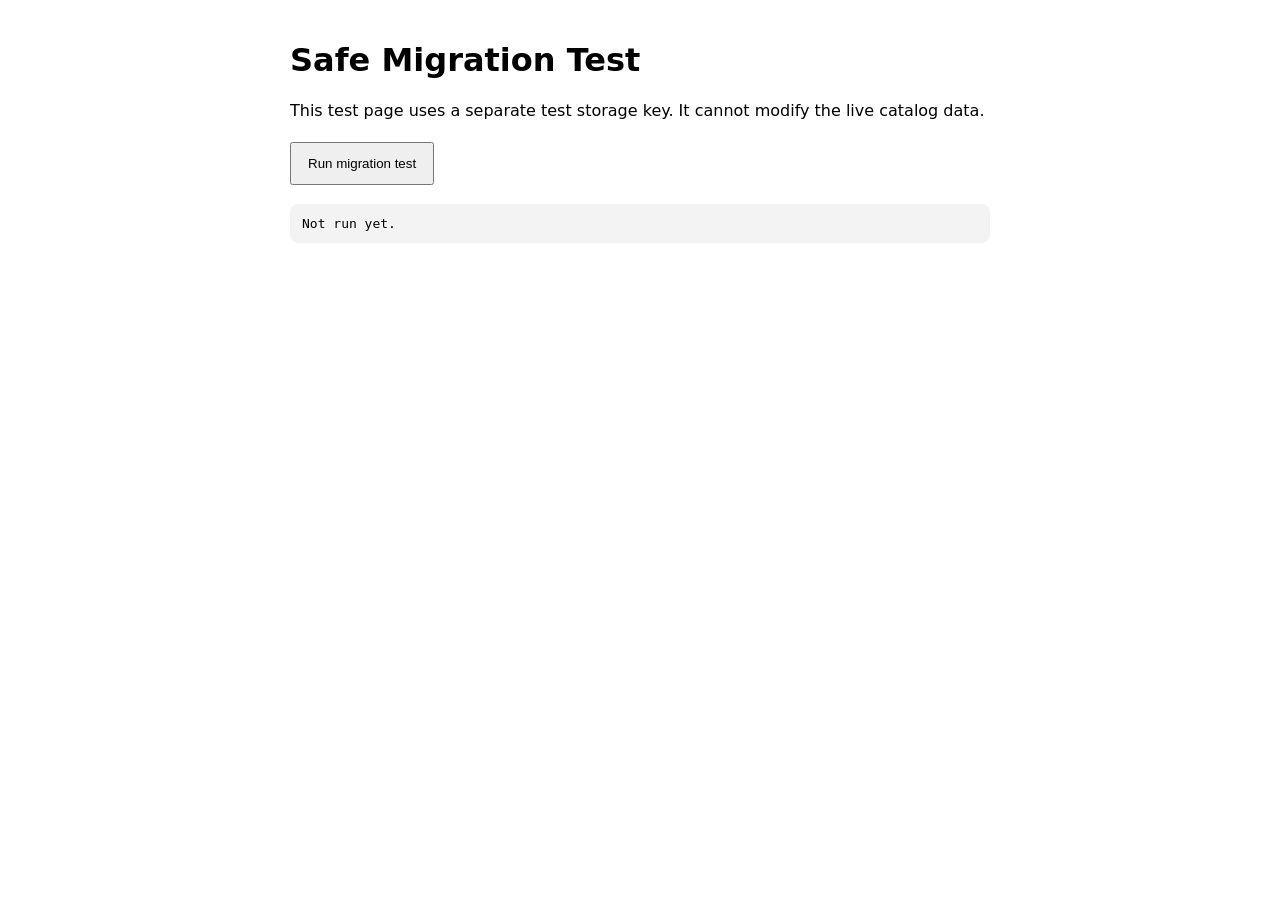
<file: tests/browser-migration-harness.html>
<!doctype html>
<meta charset="utf-8">
<meta name="viewport" content="width=device-width,initial-scale=1">
<title>Lewis Catalog — Migration Harness</title>
<style>
  body{font-family:system-ui,sans-serif;padding:20px;max-width:700px;margin:auto}
  button{padding:12px 16px;margin:6px 0}
  pre{white-space:pre-wrap;background:#f3f3f3;padding:12px;border-radius:8px}
</style>
<h1>Safe Migration Test</h1>
<p>This test page uses a separate test storage key. It cannot modify the live catalog data.</p>
<button id="run">Run migration test</button>
<pre id="result">Not run yet.</pre>
<script type="module">
import { ensureId } from '../src/storage.js';

const TEST_KEY = 'lewis-private-collections-migration-test-only';
const result = document.querySelector('#result');

document.querySelector('#run').addEventListener('click', () => {
  const legacy = { type:'Test coin', year:'1900', series:'Test Series', notes:'Do not keep' };
  localStorage.setItem(TEST_KEY, JSON.stringify([legacy]));
  const before = JSON.parse(localStorage.getItem(TEST_KEY));
  const after = before.map(ensureId);
  localStorage.setItem(TEST_KEY, JSON.stringify(after));
  const saved = JSON.parse(localStorage.getItem(TEST_KEY));
  const pass = saved.length === 1 && saved[0].id && saved[0].type === legacy.type && saved[0].year === legacy.year && saved[0].series === legacy.series;
  result.textContent = pass
    ? 'PASS — legacy fields survived and an ID was added.\nThe live catalog storage key was not used.'
    : 'FAIL — migration result was not as expected.';
  localStorage.removeItem(TEST_KEY);
});
</script>
</file>
